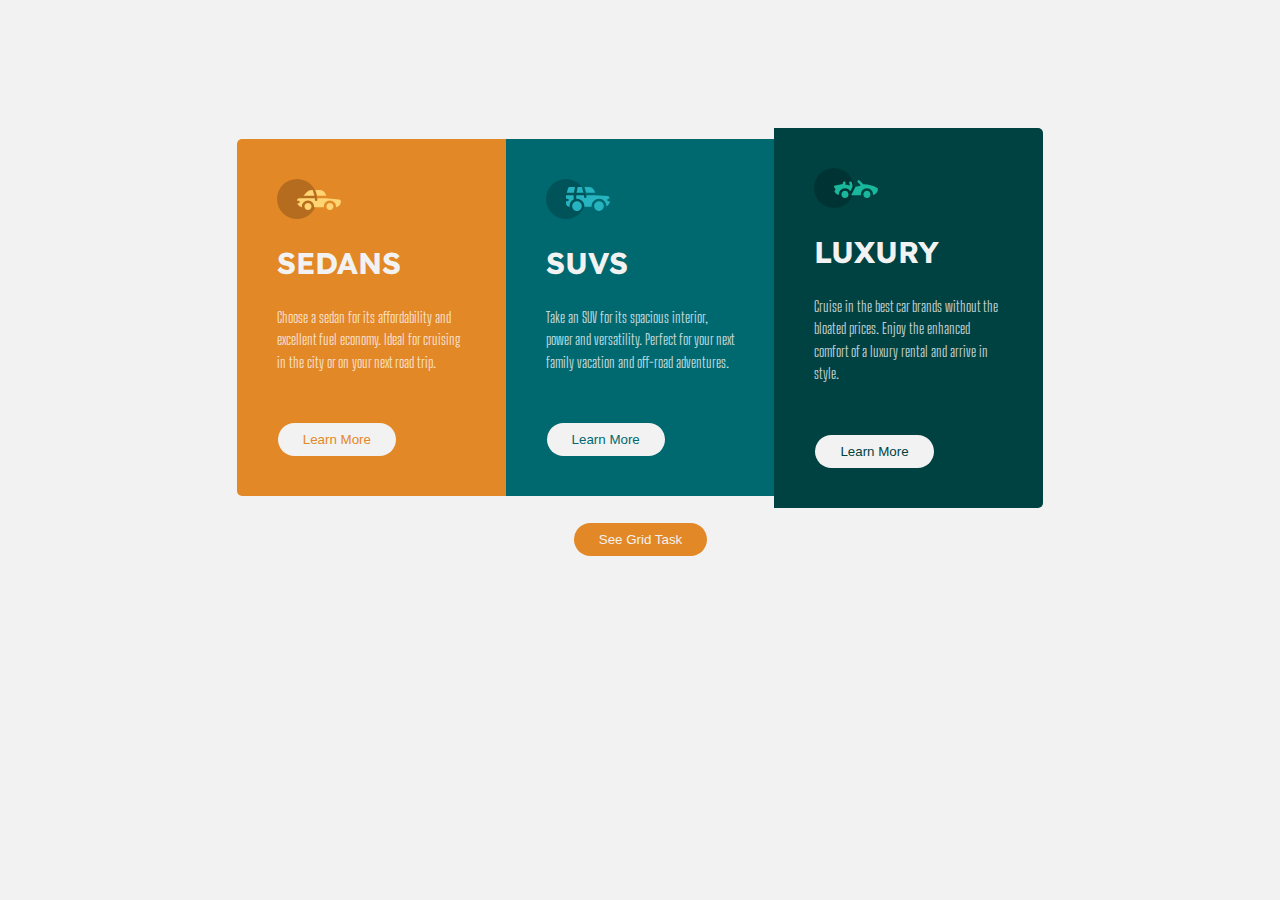
<file: index.html>
<!DOCTYPE html>
<html lang="en">
<head>
    <meta charset="UTF-8">
    <meta http-equiv="X-UA-Compatible" content="IE=edge">
    <meta name="viewport" content="width=device-width, initial-scale=1.0">
    <link rel="stylesheet" type="text/css" href="style.css">
    <title>responsiveness with flexbox</title>
</head>
<body>
    <main>
        <section>
            <div class="sedans">
                <img src="assets/icon-sedans.svg" alt="Sedan car">
                <h1>SEDANS</h1>
                <article class="description"><p>Choose a sedan for its affordability and excellent fuel economy.
                    Ideal for cruising in the city or on your next road trip.</p>
                </article>
                <a href="#"><button class="sedan-btn">Learn More</button></a>
            </div>
            <div class="suv">
                <img src="assets/icon-suvs.svg" alt="Suv car">
                <h1>SUVS</h1>
                <article class="description"><p>Take an SUV for its spacious interior, power and versatility.
                    Perfect for your next family vacation and off-road adventures.</p>
                </article>
                <a href="#"><button class="suv-btn">Learn More</button></a>
            </div>
            <div class="luxury">
                <img src="assets/icon-luxury.svg" alt="a luxury">
                <h1>LUXURY</h1>
                <article class="description"><p>Cruise in the best car brands without the bloated prices. 
                    Enjoy the enhanced comfort of a luxury rental and arrive in style.</p>
                </article>
                <a href="#"><button class="luxury-btn">Learn More</button></a>
            </div>
        </section>
    </main>
    <aside>
        <a href="grid.html"><button class="goto-btn">See Grid Task</button></a>
    </aside>
</body>
</html>
</file>
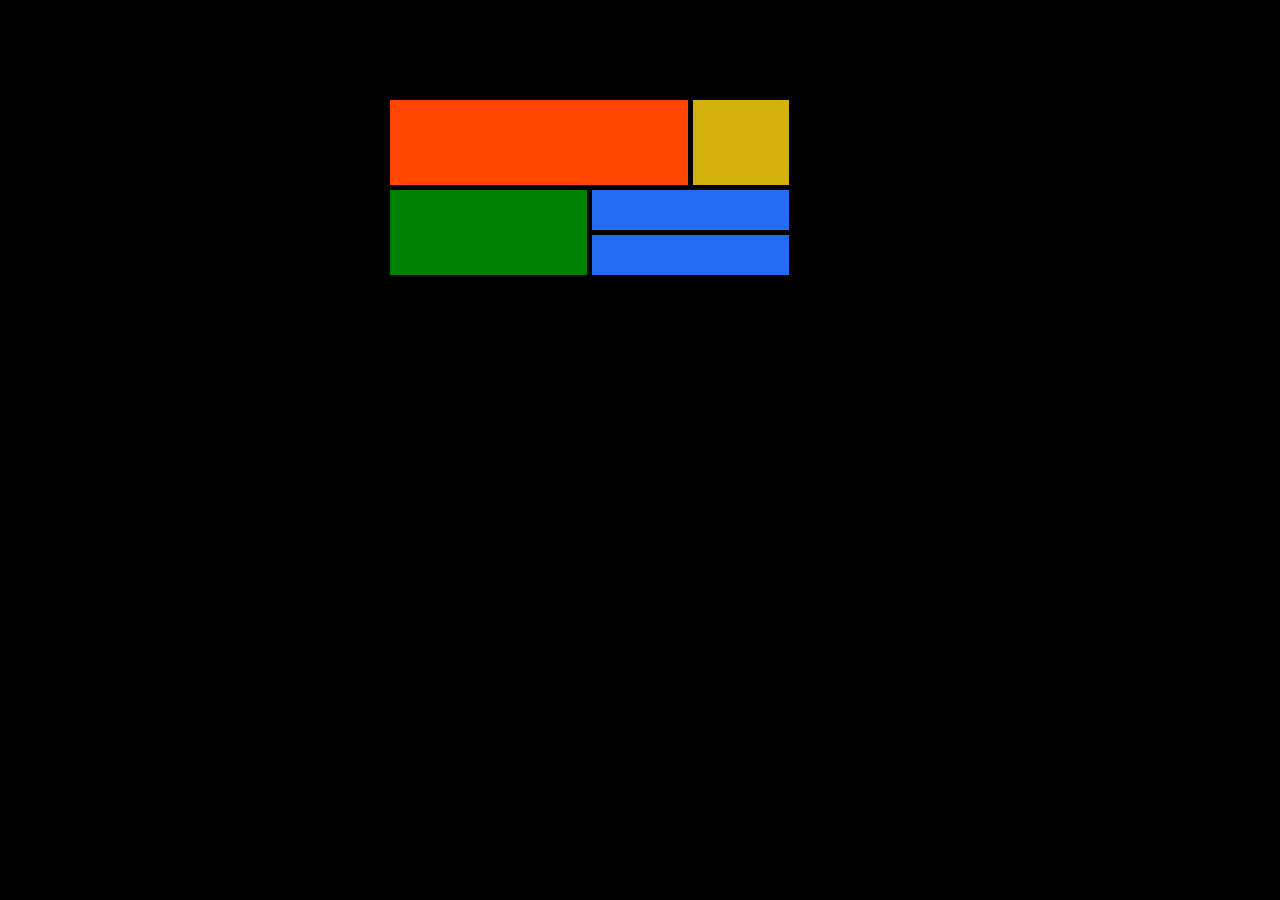
<file: grid.html>
<!DOCTYPE html>
<html lang="en">
<head>
    <meta charset="UTF-8">
    <meta http-equiv="X-UA-Compatible" content="IE=edge">
    <meta name="viewport" content="width=device-width, initial-scale=1.0">
    <link rel="stylesheet" type="text/css" href="grid.css">
    <title>responsiveness with css grid</title>
</head>
<body>
    <main>
        <div class=" item one"></div>
        <div class="item two"></div>
        <div class="item three"></div>
        <div class="item four"></div>
        <div class="item five"></div>
    </main>
</body>
</html>
</file>
<file: style.css>
@import url('https://fonts.googleapis.com/css2?family=Lexend+Deca&family=Open+Sans:wght@400&display=swap');
@import url('https://fonts.googleapis.com/css2?family=Big+Shoulders+Display:wght@700&family=Lexend+Deca&family=Open+Sans:wght@300&display=swap');

:root{  
--Bright_orange: hsl(31, 77%, 52%);
--Dark_cyan: hsl(184, 100%, 22%);
--Very_dark_cyan: hsl(179, 100%, 13%);
--white: hsla(0, 0%, 100%, 0.75);
--light-gray: hsl(0, 0%, 95%);
}

*{
    box-sizing: border-box;
    padding: 0;
    margin: 0;
}

body{
    margin: 0;
    padding: 0;
    line-height: 1.5;
    background: var(--light-gray);
    font-family: 'Lexend Deca', sans-serif;
    font-size: 15px;
}

main{
    display: flex;
    flex-direction: column;
    max-width: 1440px;
    margin-top: 10%;
}

section{
    display: flex;
    flex-flow: row wrap;
    justify-content: center;
    align-items: center;
}

p{
    color: var(--white);
    font-size: 15px;
}

h1{
    color: var(--light-gray);
    padding: 15px 0 0 0;
}

button{
    margin-left: 1px;
    padding: 9px 25px;
    background-color: var(--light-gray);
    border: none;
    border-radius: 50px;
    cursor: pointer;
    transition: all 0.3s ease 0s;
}

.sedan-btn{
    color: var(--Bright_orange);
}

.luxury-btn{
    color: var(--Very_dark_cyan);
}

.goto-btn{
    color: var(--light-gray);
    background-color: var(--Bright_orange);
}

.suv-btn{
    color: var(--Dark_cyan);
}

.sedans, .suv, .luxury{
    flex-basis: 21%;
    padding: 40px;
}

@media screen and (max-width: 999px) {
    section{
        flex-direction: column;
    }
}

.sedans{
    background: var(--Bright_orange);
    border-top-left-radius: 5px;
    border-bottom-left-radius: 5px;
}

.suv{
    background: var(--Dark_cyan);
}

.luxury{
    background: var(--Very_dark_cyan);
    border-top-right-radius: 5px;
    border-bottom-right-radius: 5px;
}

.description{
    padding: 20px 0 50px 0;
    font-family: 'Big Shoulders Display', cursive;
}

aside{
    display: flex;
    flex-direction: column;
    justify-content: center;
    align-items: center;
    padding-top: 15px;
}
</file>
<file: grid.css>
*{
    box-sizing: border-box;
    padding: 0;
    margin: 0;
}

body{
    background-color: #000;
    color: white;
}

main{
    max-width: 500px;
    display: grid;
    gap: 5px;
    margin-top: 100px;
    margin-right: auto;
    margin-left: auto;
    grid-template-columns: repeat(5, 1fr);
    grid-template-rows: repeat(5, 1fr);
}

  .item {
    text-align: center;
    padding: 20px;
  }

.one{
    background: orangered;
    grid-column: 1/ span 3;
    grid-row: 1/ span 2;
}

.two{
    background-color: rgba(241, 200, 15, 0.877);
    grid-column: 4/ span 1;
    grid-row: 1/ span 2;
}

.three{
    background-color: green;
    grid-column: 1/ span 2;
    grid-row: 3/ span 2;
} 

.four{
    background-color: rgb(35, 107, 241);
    grid-column: 3/ span 2;
    grid-row: 3;
} 

.five{
    background-color:  rgb(35, 107, 241);
    grid-column: 3/ span 2;
    /*grid-row: 3/ span 1;*/
}
</file>
